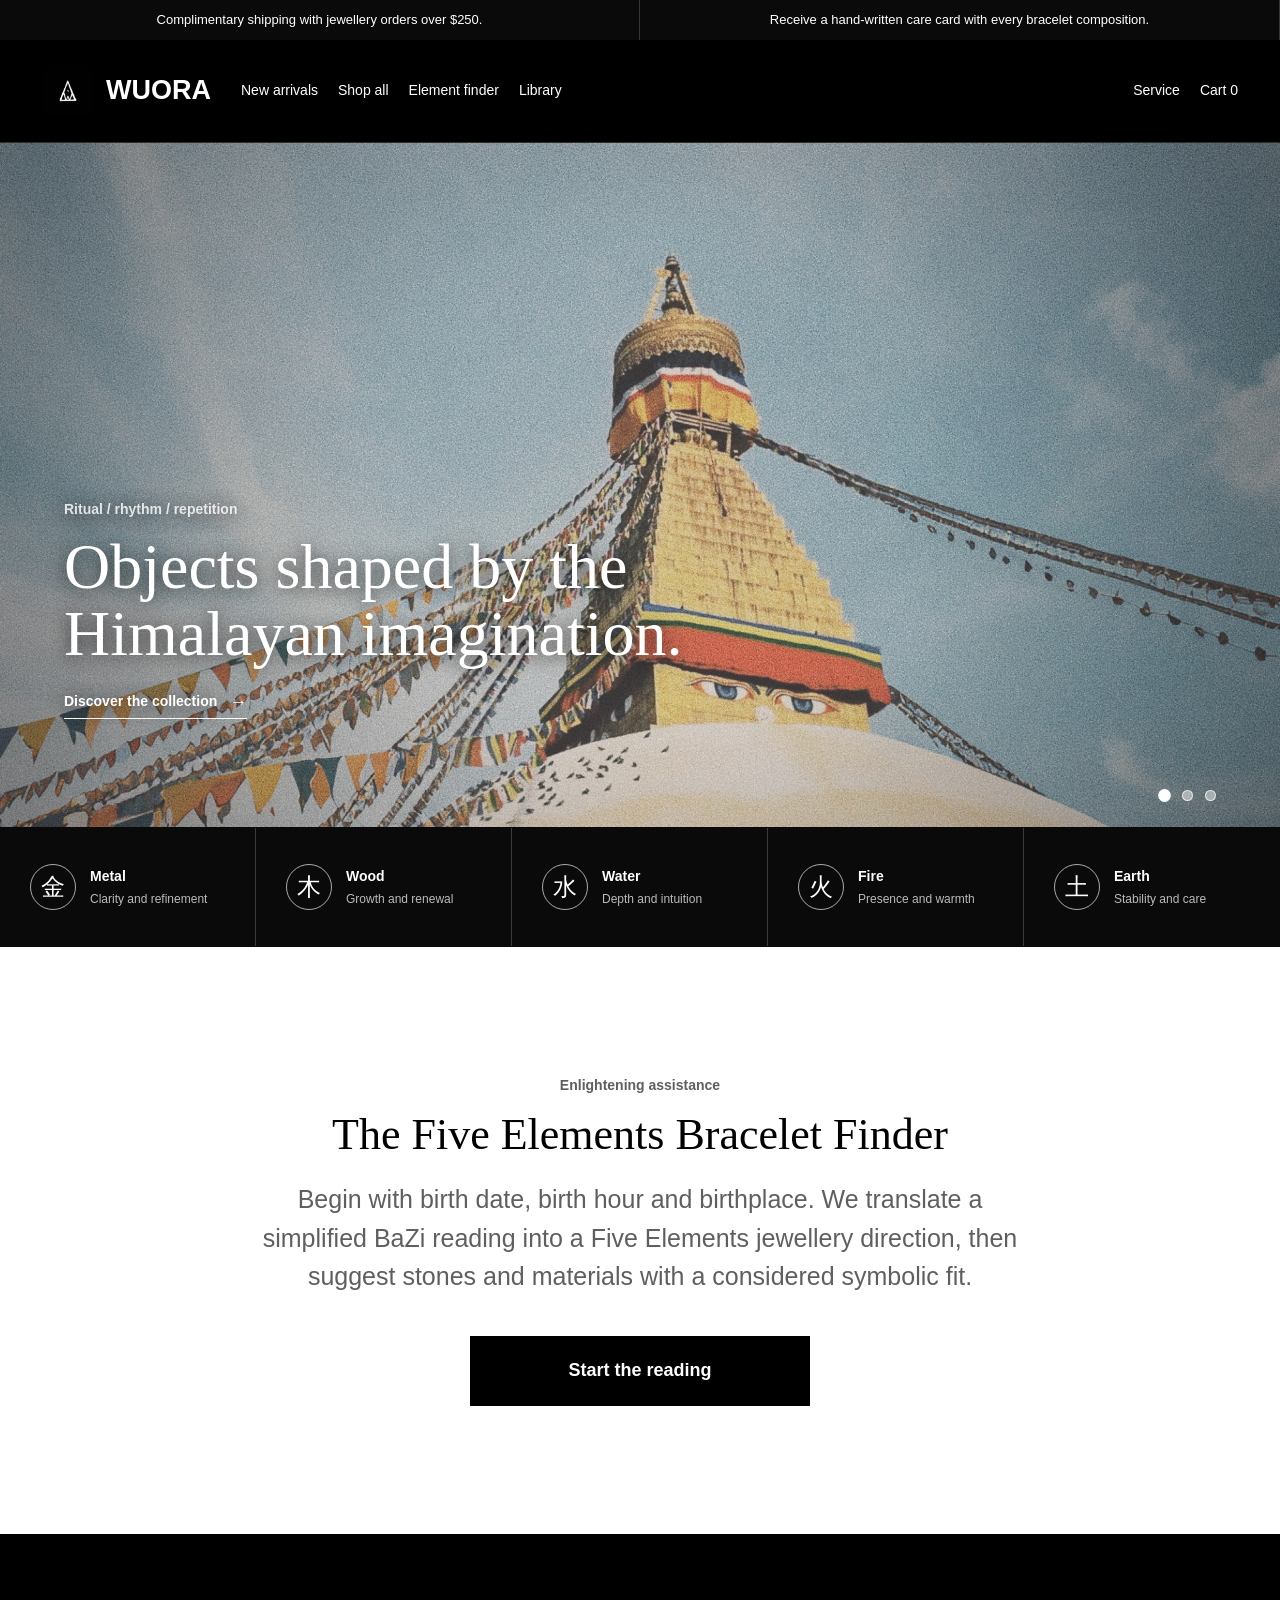
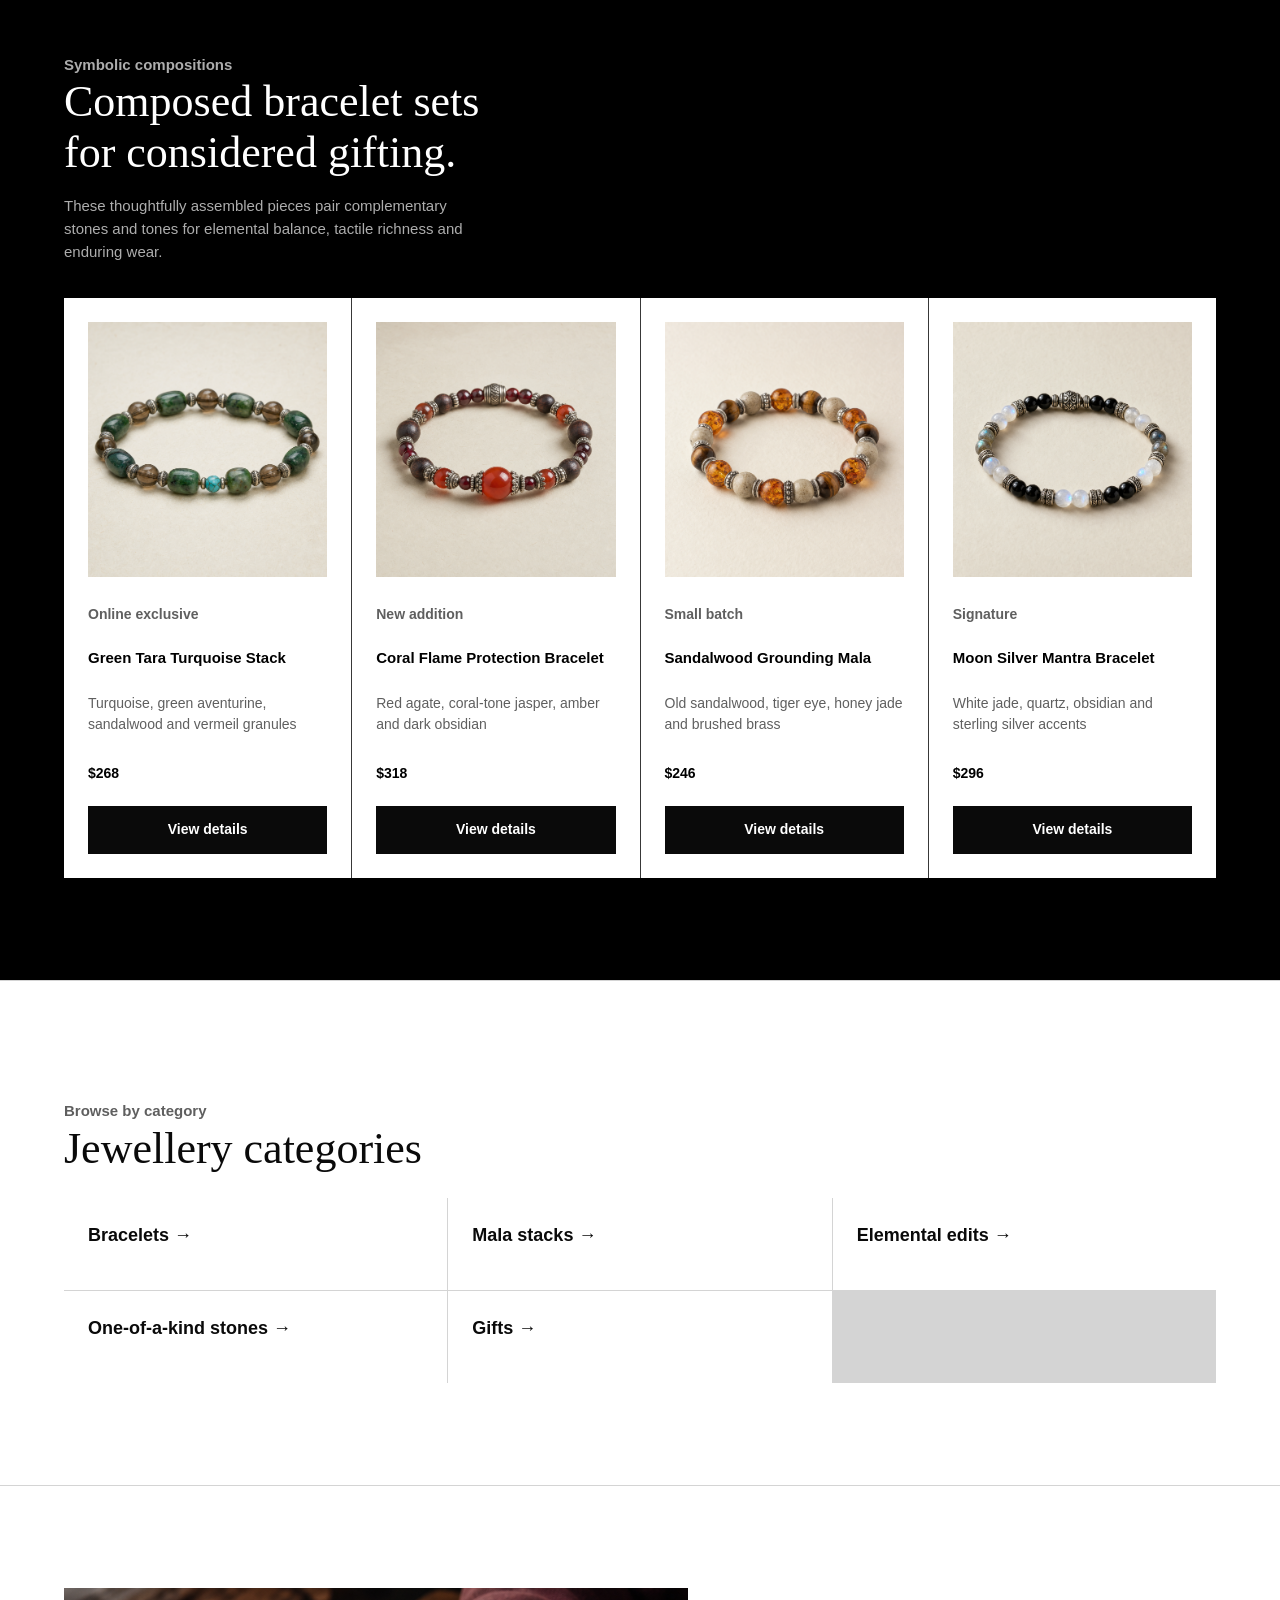
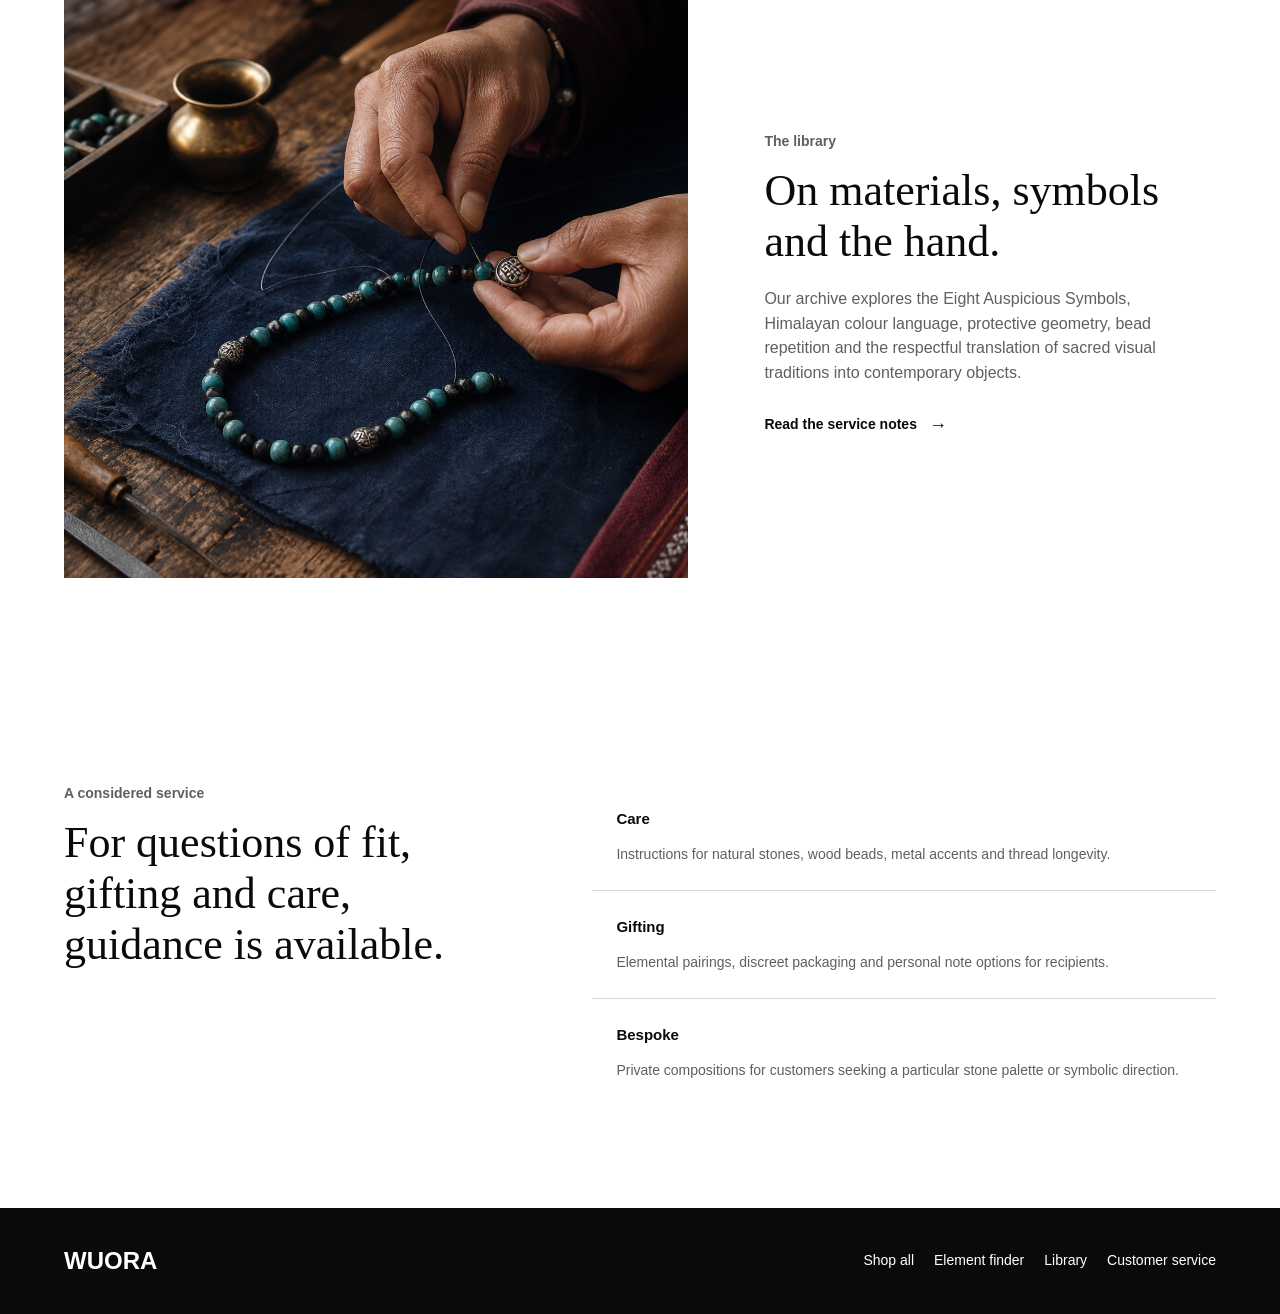
<file: index.html>
<!doctype html>
<html lang="en">
  <head>
    <meta charset="UTF-8" />
    <meta name="viewport" content="width=device-width, initial-scale=1.0" />
    <title>WUORA | Tibetan-Inspired Jewellery</title>
    <meta name="description" content="Tibetan-inspired jewellery, elemental bracelet sets and a birthday Five Elements finder." />
    <link rel="stylesheet" href="styles.css" />
  </head>
  <body>
    <div class="notice-stack">
      <p>Complimentary shipping with jewellery orders over $250.</p>
      <p>Receive a hand-written care card with every bracelet composition.</p>
    </div>

    <header class="site-header">
      <a class="brand" href="#top" aria-label="WUORA home"><img class="brand-logo" src="assets/wuora-logo.jpg" alt="" />WUORA</a>
      <nav class="main-nav" aria-label="Primary navigation">
        <a href="#collections">New arrivals</a>
        <a href="shop-all.html">Shop all</a>
        <a href="bazi-reading.html">Element finder</a>
        <a href="#library">Library</a>
      </nav>
      <nav class="utility-nav" aria-label="Utility navigation">
        <a href="policies.html">Service</a>
        <a href="#collections">Cart 0</a>
      </nav>
    </header>

    <main id="top">
      <section class="hero" aria-label="Himalayan image gallery">
        <div class="hero-gallery" id="hero-gallery">
          <figure class="hero-slide is-active" aria-hidden="false">
            <img src="assets/hero-film-stupa.jpg" alt="Film grain image of a Buddhist stupa with prayer flags beneath the sky" />
            <figcaption>
              <p class="meta">Ritual / rhythm / repetition</p>
              <h1>Objects shaped by the Himalayan imagination.</h1>
              <a class="text-link" href="#collections">Discover the collection</a>
            </figcaption>
          </figure>
          <figure class="hero-slide" aria-hidden="true">
            <img src="assets/hero-film-monastery.jpg" alt="Film grain image of red and gold Tibetan monastery architecture" />
            <figcaption>
              <p class="meta">Pattern / colour / devotion</p>
              <h2>Geometry carried from architecture into adornment.</h2>
              <a class="text-link" href="#library">Explore our design language</a>
            </figcaption>
          </figure>
          <figure class="hero-slide" aria-hidden="true">
            <img src="assets/hero-film-prayer-wheels.jpg" alt="Film grain image of Tibetan prayer wheels under a monastery roof" />
            <figcaption>
              <p class="meta">Prayer wheels / touch / devotion</p>
              <h2>Jewellery conceived as a daily object of presence.</h2>
              <a class="text-link" href="#guide">Find your element</a>
            </figcaption>
          </figure>
        </div>
        <div class="gallery-dots" aria-label="Choose gallery image">
          <button class="is-active" type="button" aria-label="Show image 1" aria-current="true"></button>
          <button type="button" aria-label="Show image 2" aria-current="false"></button>
          <button type="button" aria-label="Show image 3" aria-current="false"></button>
        </div>
      </section>

      <section class="symbol-band" aria-label="Five Elements design language">
        <article><span class="symbol">&#37329;</span><div><strong>Metal</strong><small>Clarity and refinement</small></div></article>
        <article><span class="symbol">&#26408;</span><div><strong>Wood</strong><small>Growth and renewal</small></div></article>
        <article><span class="symbol">&#27700;</span><div><strong>Water</strong><small>Depth and intuition</small></div></article>
        <article><span class="symbol">&#28779;</span><div><strong>Fire</strong><small>Presence and warmth</small></div></article>
        <article><span class="symbol">&#22303;</span><div><strong>Earth</strong><small>Stability and care</small></div></article>
      </section>

<section class="finder-panel aesop-panel" id="guide">
        <div class="panel-copy">
          <p class="meta">Enlightening assistance</p>
          <h2>The Five Elements Bracelet Finder</h2>
          <p>
            Begin with birth date, birth hour and birthplace. We translate a
            simplified BaZi reading into a Five Elements jewellery direction,
            then suggest stones and materials with a considered symbolic fit.
          </p>
          <a class="start-reading" href="bazi-reading.html">Start the reading</a>
        </div>
      </section>

      <section class="product-section" id="collections">
        <div class="section-intro">
          <p class="meta">Symbolic compositions</p>
          <h2>Composed bracelet sets for considered gifting.</h2>
          <p>
            These thoughtfully assembled pieces pair complementary stones and
            tones for elemental balance, tactile richness and enduring wear.
          </p>
        </div>
        <div class="product-grid">
          <article class="product-card">
            <a href="product.html?product=green-tara-turquoise-stack"><img class="product-visual" src="assets/bracelet-verdant.png" alt="Green jade, smoky quartz and turquoise bracelet" /></a>
            <p class="badge">Online exclusive</p>
            <h3><a href="product.html?product=green-tara-turquoise-stack">Green Tara Turquoise Stack</a></h3>
            <p>Turquoise, green aventurine, sandalwood and vermeil granules</p>
            <strong>$268</strong>
            <a class="card-action" href="product.html?product=green-tara-turquoise-stack">View details</a>
          </article>
          <article class="product-card">
            <a href="product.html?product=coral-flame-protection-bracelet"><img class="product-visual" src="assets/bracelet-ember.png" alt="Carnelian, garnet and dark rosewood bracelet" /></a>
            <p class="badge">New addition</p>
            <h3><a href="product.html?product=coral-flame-protection-bracelet">Coral Flame Protection Bracelet</a></h3>
            <p>Red agate, coral-tone jasper, amber and dark obsidian</p>
            <strong>$318</strong>
            <a class="card-action" href="product.html?product=coral-flame-protection-bracelet">View details</a>
          </article>
          <article class="product-card">
            <a href="product.html?product=sandalwood-grounding-mala"><img class="product-visual" src="assets/bracelet-earth.png" alt="Amber, tiger eye and pale stone bracelet" /></a>
            <p class="badge">Small batch</p>
            <h3><a href="product.html?product=sandalwood-grounding-mala">Sandalwood Grounding Mala</a></h3>
            <p>Old sandalwood, tiger eye, honey jade and brushed brass</p>
            <strong>$246</strong>
            <a class="card-action" href="product.html?product=sandalwood-grounding-mala">View details</a>
          </article>
          <article class="product-card">
            <a href="product.html?product=moon-silver-mantra-bracelet"><img class="product-visual" src="assets/bracelet-lunar.png" alt="Moonstone, obsidian and labradorite bracelet" /></a>
            <p class="badge">Signature</p>
            <h3><a href="product.html?product=moon-silver-mantra-bracelet">Moon Silver Mantra Bracelet</a></h3>
            <p>White jade, quartz, obsidian and sterling silver accents</p>
            <strong>$296</strong>
            <a class="card-action" href="product.html?product=moon-silver-mantra-bracelet">View details</a>
          </article>
        </div>
      </section>

      <section class="browse" id="bracelets">
        <div class="section-intro compact">
          <p class="meta">Browse by category</p>
          <h2>Jewellery categories</h2>
        </div>
        <div class="category-grid">
          <a href="#collections">Bracelets</a>
          <a href="#collections">Mala stacks</a>
          <a href="#collections">Elemental edits</a>
          <a href="#collections">One-of-a-kind stones</a>
          <a href="#collections">Gifts</a>
        </div>
      </section>

      <section class="story-panel aesop-panel" id="library">
        <div class="panel-visual story-visual" role="img" aria-label="Artisan threading turquoise beads and an endless-knot silver spacer"></div>
        <div class="panel-copy">
          <p class="meta">The library</p>
          <h2>On materials, symbols and the hand.</h2>
          <p>
            Our archive explores the Eight Auspicious Symbols, Himalayan colour
            language, protective geometry, bead repetition and the respectful
            translation of sacred visual traditions into contemporary objects.
          </p>
          <a class="text-link" href="policies.html">Read the service notes</a>
        </div>
      </section>

      <section class="service-panel" id="service">
        <div>
          <p class="meta">A considered service</p>
          <h2>For questions of fit, gifting and care, guidance is available.</h2>
        </div>
        <div class="service-grid">
          <article>
            <h3>Care</h3>
            <p>Instructions for natural stones, wood beads, metal accents and thread longevity.</p>
          </article>
          <article>
            <h3>Gifting</h3>
            <p>Elemental pairings, discreet packaging and personal note options for recipients.</p>
          </article>
          <article>
            <h3>Bespoke</h3>
            <p>Private compositions for customers seeking a particular stone palette or symbolic direction.</p>
          </article>
        </div>
      </section>

    </main>

    <footer>
      <span>WUORA</span>
      <nav>
        <a href="shop-all.html">Shop all</a>
        <a href="bazi-reading.html">Element finder</a>
        <a href="#library">Library</a>
        <a href="policies.html">Customer service</a>
      </nav>
    </footer>

    <script src="script.js"></script>
  </body>
</html>
</file>
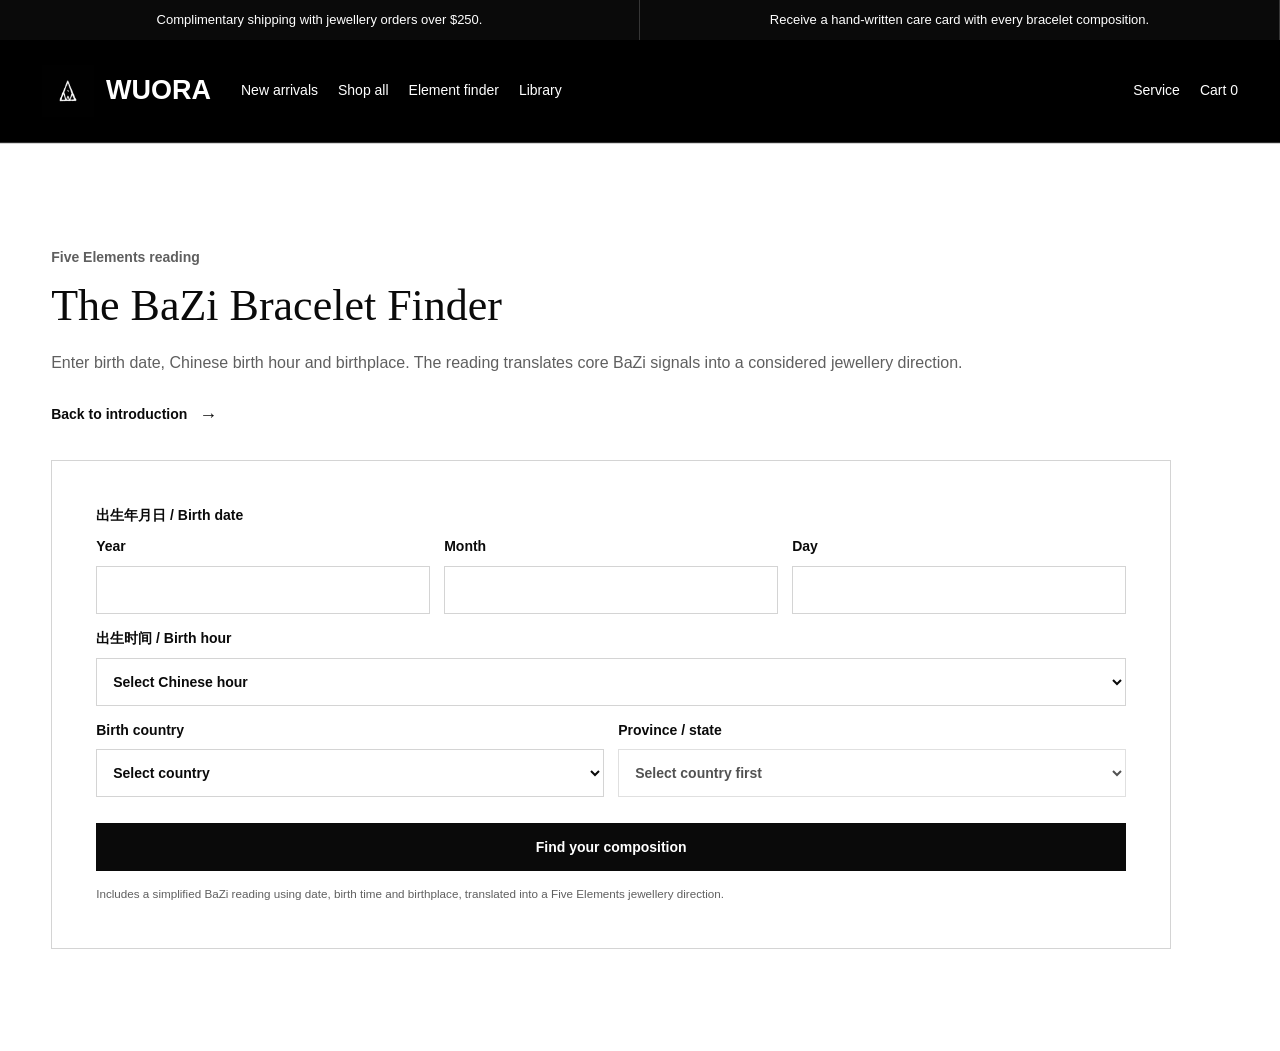
<file: bazi-reading.html>
<!doctype html>
<html lang="en">
  <head>
    <meta charset="UTF-8" />
    <meta name="viewport" content="width=device-width, initial-scale=1.0" />
    <title>BaZi Bracelet Finder | WUORA</title>
    <meta name="description" content="A simplified BaZi and Five Elements bracelet finder for Tibetan-inspired jewellery." />
    <link rel="stylesheet" href="styles.css" />
  </head>
  <body>
    <div class="notice-stack">
      <p>Complimentary shipping with jewellery orders over $250.</p>
      <p>Receive a hand-written care card with every bracelet composition.</p>
    </div>

    <header class="site-header">
      <a class="brand" href="index.html#top" aria-label="WUORA home"><img class="brand-logo" src="assets/wuora-logo.jpg" alt="" />WUORA</a>
      <nav class="main-nav" aria-label="Primary navigation">
        <a href="index.html#collections">New arrivals</a>
        <a href="shop-all.html">Shop all</a>
        <a href="bazi-reading.html" aria-current="page">Element finder</a>
        <a href="index.html#library">Library</a>
      </nav>
      <nav class="utility-nav" aria-label="Utility navigation">
        <a href="policies.html">Service</a>
        <a href="index.html#collections">Cart 0</a>
      </nav>
    </header>

    <main class="reading-page">
      <section class="reading-hero aesop-panel">
        <div class="panel-copy">
          <p class="meta">Five Elements reading</p>
          <h1>The BaZi Bracelet Finder</h1>
          <p>
            Enter birth date, Chinese birth hour and birthplace. The reading
            translates core BaZi signals into a considered jewellery direction.
          </p>
          <a class="text-link" href="index.html#guide">Back to introduction</a>
        </div>
        <div class="finder-card" id="finder-card">
          <form id="element-form">
            <div class="form-grid">
              <fieldset class="date-fields">
                <legend>&#20986;&#29983;&#24180;&#26376;&#26085; / Birth date</legend>
                <label for="birth-year">Year
                  <input id="birth-year" name="birthYear" type="number" inputmode="numeric" min="1900" max="2100" required />
                </label>
                <label for="birth-month">Month
                  <input id="birth-month" name="birthMonth" type="number" inputmode="numeric" min="1" max="12" required />
                </label>
                <label for="birth-day">Day
                  <input id="birth-day" name="birthDay" type="number" inputmode="numeric" min="1" max="31" required />
                </label>
              </fieldset>
              <label for="birthtime">&#20986;&#29983;&#26102;&#38388; / Birth hour
                <select id="birthtime" name="birthtime" required>
                  <option value="">Select Chinese hour</option>
                  <option value="unknown">Unknown birth hour</option>
                  <option value="00:00">&#23376;&#26102; Zi / 23:00-00:59</option>
                  <option value="02:00">&#19985;&#26102; Chou / 01:00-02:59</option>
                  <option value="04:00">&#23493;&#26102; Yin / 03:00-04:59</option>
                  <option value="06:00">&#21359;&#26102; Mao / 05:00-06:59</option>
                  <option value="08:00">&#36784;&#26102; Chen / 07:00-08:59</option>
                  <option value="10:00">&#24051;&#26102; Si / 09:00-10:59</option>
                  <option value="12:00">&#21320;&#26102; Wu / 11:00-12:59</option>
                  <option value="14:00">&#26410;&#26102; Wei / 13:00-14:59</option>
                  <option value="16:00">&#30003;&#26102; Shen / 15:00-16:59</option>
                  <option value="18:00">&#37221;&#26102; You / 17:00-18:59</option>
                  <option value="20:00">&#25100;&#26102; Xu / 19:00-20:59</option>
                  <option value="22:00">&#20133;&#26102; Hai / 21:00-22:59</option>
                </select>
              </label>
              <div class="location-row">
                <label for="birth-country">Birth country
                  <select id="birth-country" name="birthCountry" required>
                    <option value="">Select country</option>
                  </select>
                </label>
                <label for="birth-region">Province / state
                  <select id="birth-region" name="birthRegion" required disabled>
                    <option value="">Select country first</option>
                  </select>
                </label>
              </div>
            </div>
            <div class="input-row submit-row">
              <button type="submit">Find your composition</button>
            </div>
            <small>Includes a simplified BaZi reading using date, birth time and birthplace, translated into a Five Elements jewellery direction.</small>
          </form>
          <article id="result" hidden>
            <p id="result-kicker"></p>
            <h3 id="result-title"></h3>
            <p id="result-copy"></p>
            <div class="bazi-summary" aria-label="Core BaZi reading">
              <div class="bazi-pillars">
                <span><small>Year pillar</small><b id="bazi-year"></b></span>
                <span><small>Month pillar</small><b id="bazi-month"></b></span>
                <span><small>Day pillar</small><b id="bazi-day"></b></span>
                <span><small>Hour pillar</small><b id="bazi-hour"></b></span>
              </div>
              <div class="god-panels" id="god-panels" aria-label="Useful God and Favourable God"></div>
              <p class="bazi-note" id="bazi-note"></p>
              <div class="bazi-detail">
                <article>
                  <strong>Pattern and strength / &#26684;&#23616;&#19982;&#36523;&#24378;&#24369;</strong>
                  <p id="bazi-pattern"></p>
                </article>
                <article>
                  <strong>Five Elements cycle / &#20116;&#34892;&#29983;&#20811;</strong>
                  <div class="element-cycle-visual" role="img" aria-label="Five Elements generating and controlling cycle">
                    <svg viewBox="0 0 420 320" aria-hidden="true">
                      <defs>
                        <marker id="arrow-main" markerWidth="8" markerHeight="8" refX="7" refY="4" orient="auto">
                          <path d="M0,0 L8,4 L0,8 Z"></path>
                        </marker>
                      </defs>
                      <path class="cycle-generate" d="M210 46 L328 132 L283 270 L137 270 L92 132 Z"></path>
                      <path class="cycle-control" d="M210 46 L283 270 L92 132 L328 132 L137 270 Z"></path>
                      <g>
                        <circle cx="210" cy="46" r="34"></circle>
                        <text x="210" y="40">Wood</text>
                        <text x="210" y="60">&#26408;</text>
                      </g>
                      <g>
                        <circle cx="328" cy="132" r="34"></circle>
                        <text x="328" y="126">Fire</text>
                        <text x="328" y="146">&#28779;</text>
                      </g>
                      <g>
                        <circle cx="283" cy="270" r="34"></circle>
                        <text x="283" y="264">Earth</text>
                        <text x="283" y="284">&#22303;</text>
                      </g>
                      <g>
                        <circle cx="137" cy="270" r="34"></circle>
                        <text x="137" y="264">Metal</text>
                        <text x="137" y="284">&#37329;</text>
                      </g>
                      <g>
                        <circle cx="92" cy="132" r="34"></circle>
                        <text x="92" y="126">Water</text>
                        <text x="92" y="146">&#27700;</text>
                      </g>
                    </svg>
                  </div>
                  <p id="element-cycle-copy"></p>
                </article>
                <article>
                  <strong>Element balance / &#20116;&#34892;&#21344;&#27604;</strong>
                  <div class="ratio-bars" id="element-bars"></div>
                  <div class="element-meanings" id="element-meanings"></div>
                  <p class="bazi-summary-line" id="bazi-strength-summary"></p>
                </article>
                <article>
                  <strong>Ten Gods ratio / &#21313;&#31070;&#21344;&#27604;</strong>
                  <div class="ratio-bars" id="ten-god-bars"></div>
                  <p id="ten-god-copy"></p>
                </article>
              </div>
              <div class="bazi-grid">
                <article><strong>Day Master / &#26085;&#20027;</strong><p id="bazi-personality"></p></article>
                <article><strong>Month Command / &#26376;&#20196;</strong><p id="bazi-money"></p></article>
                <article><strong>Structure / &#26684;&#23616;</strong><p id="bazi-love"></p></article>
                <article><strong>Wealth and Work / &#36130;&#23500;&#20107;&#19994;</strong><p id="bazi-wealth"></p></article>
                <article><strong>Relationship Tone / &#20851;&#31995;&#20542;&#21521;</strong><p id="bazi-career"></p></article>
                <article><strong>Health Rhythm / &#20581;&#24247;&#20316;&#24687;</strong><p id="bazi-health"></p></article>
              </div>
            </div>
            <div class="recommendation">
              <div id="result-visual" class="product-visual"></div>
              <div>
                <span id="result-materials"></span>
                <a id="result-product-link" href="shop-all.html">View recommended piece</a>
              </div>
            </div>
          </article>
        </div>
      </section>
    </main>

    <script src="assets/lunar.js"></script>
    <script src="script.js"></script>
  </body>
</html>
</file>
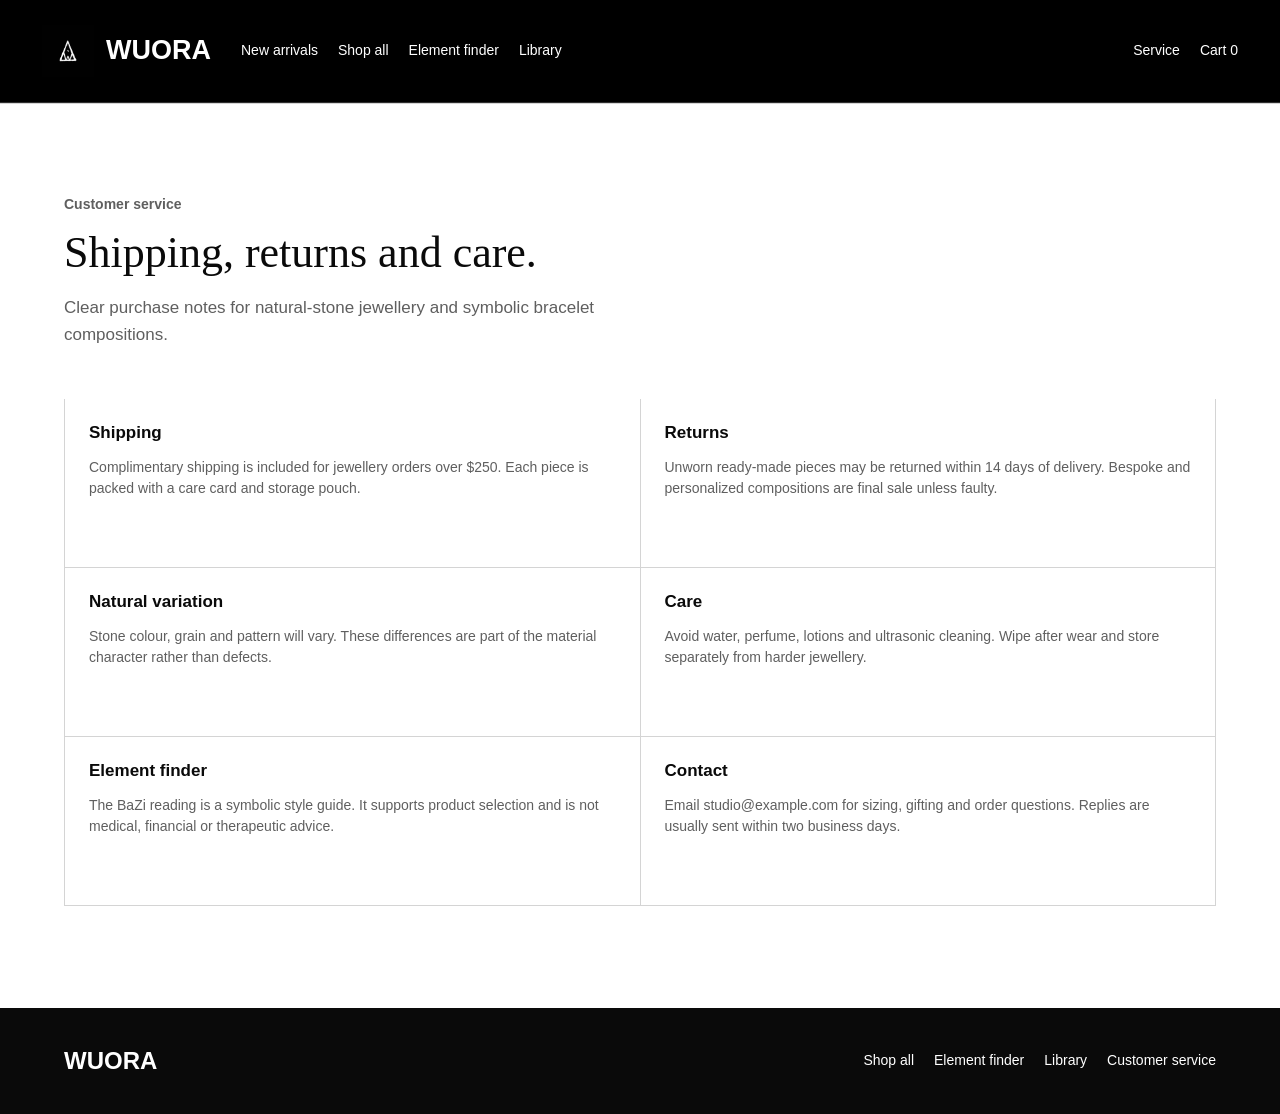
<file: policies.html>
<!doctype html>
<html lang="en">
  <head>
    <meta charset="UTF-8" />
    <meta name="viewport" content="width=device-width, initial-scale=1.0" />
    <title>Customer service | WUORA</title>
    <meta name="description" content="Shipping, returns, care, contact and FAQ for WUORA jewellery." />
    <link rel="stylesheet" href="styles.css" />
  </head>
  <body>
    <header class="site-header">
      <a class="brand" href="index.html#top" aria-label="WUORA home"><img class="brand-logo" src="assets/wuora-logo.jpg" alt="" />WUORA</a>
      <nav class="main-nav" aria-label="Primary navigation">
        <a href="index.html#collections">New arrivals</a>
        <a href="shop-all.html">Shop all</a>
        <a href="bazi-reading.html">Element finder</a>
        <a href="index.html#library">Library</a>
      </nav>
      <nav class="utility-nav" aria-label="Utility navigation">
        <a href="policies.html" aria-current="page">Service</a>
        <a href="shop-all.html">Cart 0</a>
      </nav>
    </header>

    <main class="policy-page">
      <section class="policy-heading">
        <p class="meta">Customer service</p>
        <h1>Shipping, returns and care.</h1>
        <p>Clear purchase notes for natural-stone jewellery and symbolic bracelet compositions.</p>
      </section>
      <section class="policy-grid">
        <article>
          <h2>Shipping</h2>
          <p>Complimentary shipping is included for jewellery orders over $250. Each piece is packed with a care card and storage pouch.</p>
        </article>
        <article>
          <h2>Returns</h2>
          <p>Unworn ready-made pieces may be returned within 14 days of delivery. Bespoke and personalized compositions are final sale unless faulty.</p>
        </article>
        <article>
          <h2>Natural variation</h2>
          <p>Stone colour, grain and pattern will vary. These differences are part of the material character rather than defects.</p>
        </article>
        <article>
          <h2>Care</h2>
          <p>Avoid water, perfume, lotions and ultrasonic cleaning. Wipe after wear and store separately from harder jewellery.</p>
        </article>
        <article>
          <h2>Element finder</h2>
          <p>The BaZi reading is a symbolic style guide. It supports product selection and is not medical, financial or therapeutic advice.</p>
        </article>
        <article>
          <h2>Contact</h2>
          <p>Email studio@example.com for sizing, gifting and order questions. Replies are usually sent within two business days.</p>
        </article>
      </section>
    </main>

    <footer>
      <span>WUORA</span>
      <nav>
        <a href="shop-all.html">Shop all</a>
        <a href="bazi-reading.html">Element finder</a>
        <a href="index.html#library">Library</a>
        <a href="policies.html">Customer service</a>
      </nav>
    </footer>
  </body>
</html>
</file>
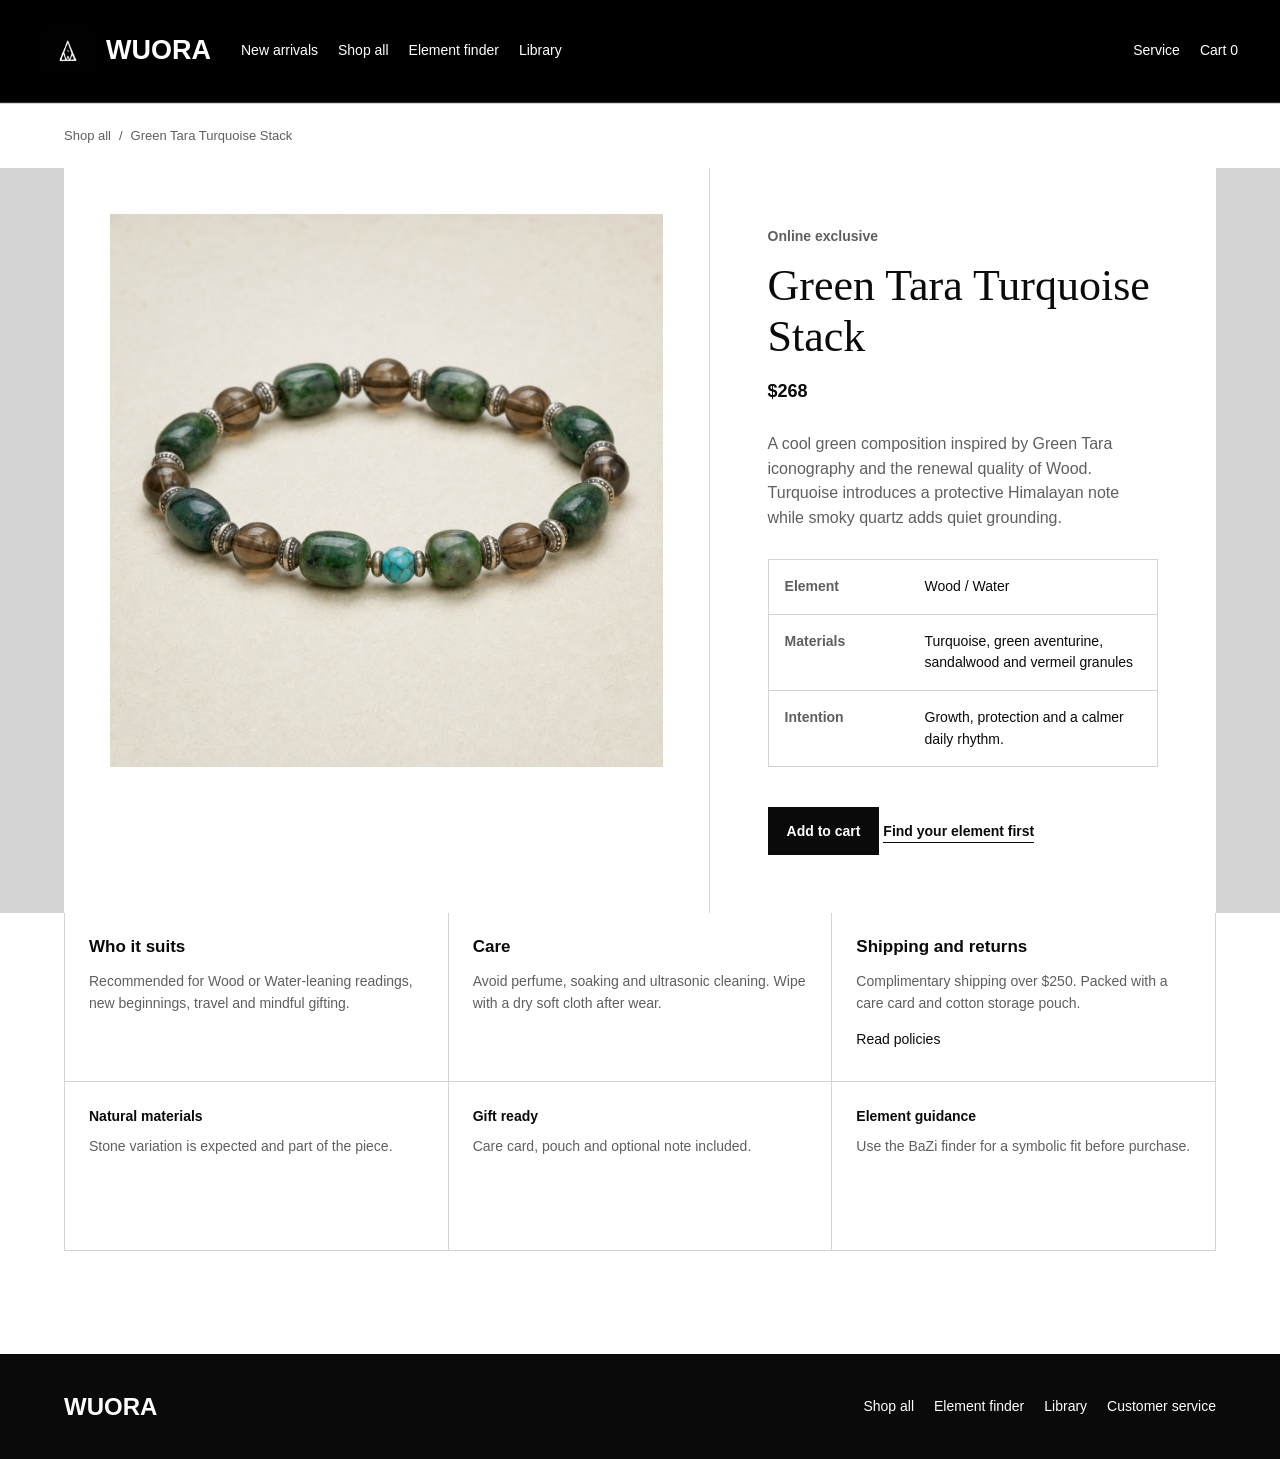
<file: product.html>
<!doctype html>
<html lang="en">
  <head>
    <meta charset="UTF-8" />
    <meta name="viewport" content="width=device-width, initial-scale=1.0" />
    <title>Product | WUORA</title>
    <meta name="description" content="A WUORA bracelet detail page with materials, Five Elements direction, care and shipping notes." />
    <link rel="stylesheet" href="styles.css" />
  </head>
  <body>
    <header class="site-header">
      <a class="brand" href="index.html#top" aria-label="WUORA home"><img class="brand-logo" src="assets/wuora-logo.jpg" alt="" />WUORA</a>
      <nav class="main-nav" aria-label="Primary navigation">
        <a href="index.html#collections">New arrivals</a>
        <a href="shop-all.html">Shop all</a>
        <a href="bazi-reading.html">Element finder</a>
        <a href="index.html#library">Library</a>
      </nav>
      <nav class="utility-nav" aria-label="Utility navigation">
        <a href="policies.html">Service</a>
        <a href="shop-all.html">Cart 0</a>
      </nav>
    </header>

    <main class="product-page">
      <nav class="breadcrumb" aria-label="Breadcrumb">
        <a href="shop-all.html">Shop all</a>
        <span>/</span>
        <span id="product-breadcrumb">Bracelet</span>
      </nav>

      <section class="product-detail">
        <div class="product-media">
          <img id="product-image" src="assets/bracelet-verdant.png" alt="" />
        </div>
        <div class="product-info">
          <p class="badge" id="product-badge"></p>
          <h1 id="product-name"></h1>
          <p class="product-price" id="product-price"></p>
          <p class="product-story" id="product-story"></p>
          <dl class="product-specs">
            <div><dt>Element</dt><dd id="product-element"></dd></div>
            <div><dt>Materials</dt><dd id="product-materials"></dd></div>
            <div><dt>Intention</dt><dd id="product-intention"></dd></div>
          </dl>
          <button class="primary-action" type="button">Add to cart</button>
          <a class="secondary-action" href="bazi-reading.html">Find your element first</a>
        </div>
      </section>

      <section class="product-support">
        <article>
          <h2>Who it suits</h2>
          <p id="product-fit"></p>
        </article>
        <article>
          <h2>Care</h2>
          <p id="product-care"></p>
        </article>
        <article>
          <h2>Shipping and returns</h2>
          <p id="product-shipping"></p>
          <a href="policies.html">Read policies</a>
        </article>
      </section>

      <section class="trust-panel" aria-label="Purchase confidence">
        <article><strong>Natural materials</strong><span>Stone variation is expected and part of the piece.</span></article>
        <article><strong>Gift ready</strong><span>Care card, pouch and optional note included.</span></article>
        <article><strong>Element guidance</strong><span>Use the BaZi finder for a symbolic fit before purchase.</span></article>
      </section>
    </main>

    <footer>
      <span>WUORA</span>
      <nav>
        <a href="shop-all.html">Shop all</a>
        <a href="bazi-reading.html">Element finder</a>
        <a href="index.html#library">Library</a>
        <a href="policies.html">Customer service</a>
      </nav>
    </footer>

    <script src="script.js"></script>
  </body>
</html>
</file>
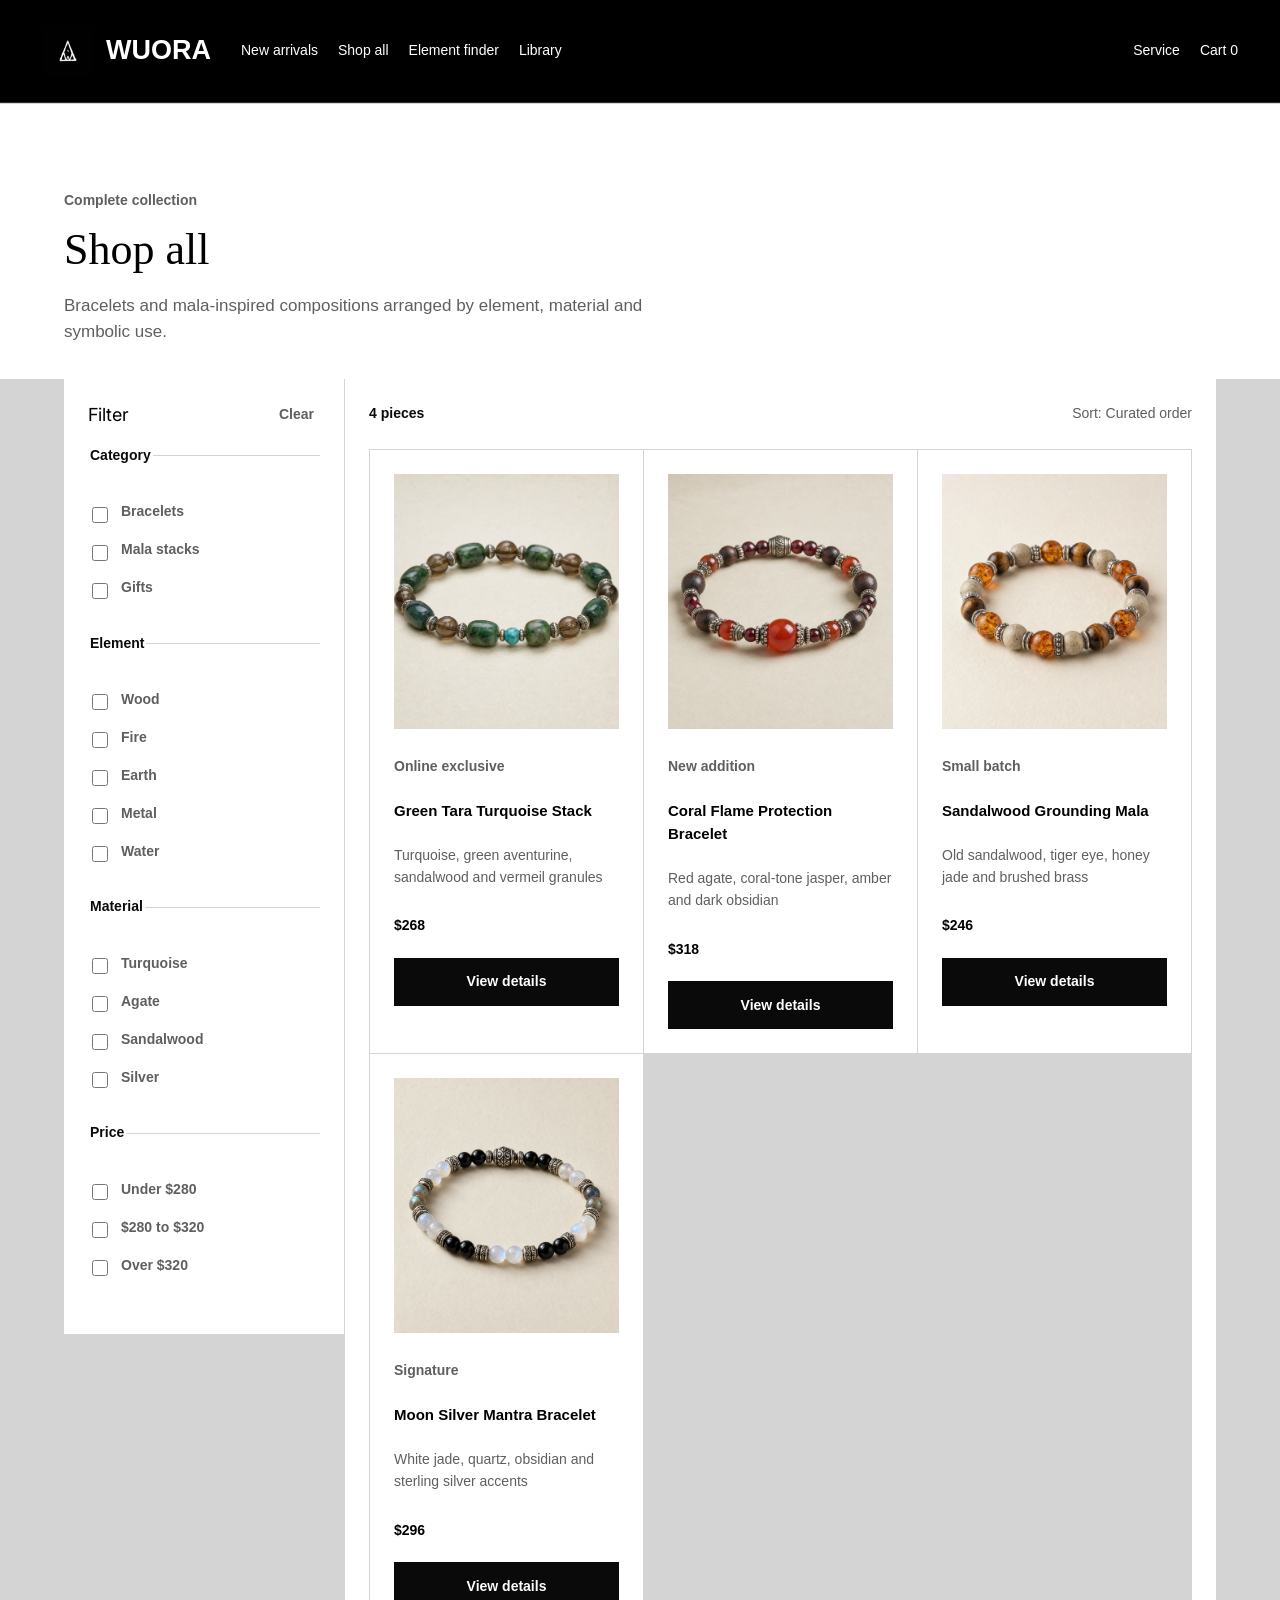
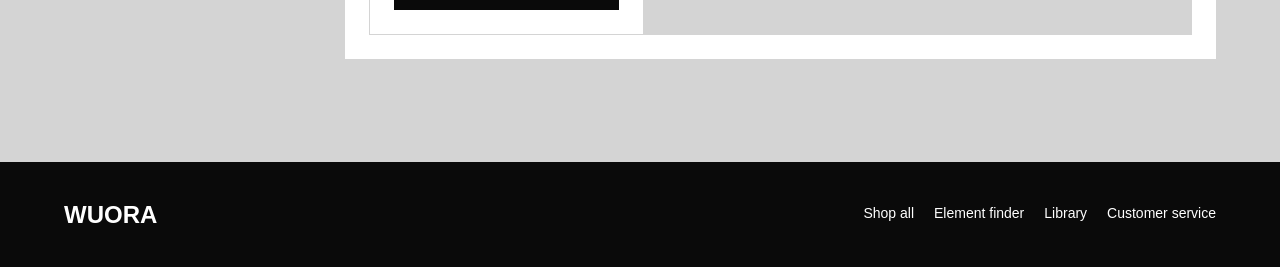
<file: shop-all.html>
<!DOCTYPE html>
<html lang="en">
  <head>
    <meta charset="UTF-8" />
    <meta name="viewport" content="width=device-width, initial-scale=1.0" />
    <title>Shop all | WUORA</title>
    <link rel="preconnect" href="https://fonts.googleapis.com" />
    <link rel="preconnect" href="https://fonts.gstatic.com" crossorigin />
    <link href="https://fonts.googleapis.com/css2?family=Inter:wght@400;500;700&family=Playfair+Display:wght@500;600&display=swap" rel="stylesheet" />
    <link rel="stylesheet" href="styles.css" />
  </head>
  <body>
    <header class="site-header">
      <a class="brand" href="index.html#top" aria-label="WUORA home"><img class="brand-logo" src="assets/wuora-logo.jpg" alt="" />WUORA</a>
      <nav class="main-nav" aria-label="Primary navigation">
        <a href="index.html#collections">New arrivals</a>
        <a href="shop-all.html" aria-current="page">Shop all</a>
        <a href="bazi-reading.html">Element finder</a>
        <a href="index.html#library">Library</a>
      </nav>
      <nav class="utility-nav" aria-label="Utility navigation">
        <a href="policies.html">Service</a>
        <a href="shop-all.html">Cart 0</a>
      </nav>
    </header>

    <main class="shop-page">
      <section class="shop-heading">
        <p class="meta">Complete collection</p>
        <h1>Shop all</h1>
        <p>Bracelets and mala-inspired compositions arranged by element, material and symbolic use.</p>
      </section>

      <section class="shop-layout" aria-label="Shop all products">
        <aside class="shop-filter" aria-label="Product filters">
          <div class="filter-header">
            <h2>Filter</h2>
            <button type="button" id="clear-filters">Clear</button>
          </div>
          <fieldset>
            <legend>Category</legend>
            <label><input type="checkbox" name="category" value="bracelet" /> Bracelets</label>
            <label><input type="checkbox" name="category" value="mala" /> Mala stacks</label>
            <label><input type="checkbox" name="category" value="gift" /> Gifts</label>
          </fieldset>
          <fieldset>
            <legend>Element</legend>
            <label><input type="checkbox" name="element" value="wood" /> Wood</label>
            <label><input type="checkbox" name="element" value="fire" /> Fire</label>
            <label><input type="checkbox" name="element" value="earth" /> Earth</label>
            <label><input type="checkbox" name="element" value="metal" /> Metal</label>
            <label><input type="checkbox" name="element" value="water" /> Water</label>
          </fieldset>
          <fieldset>
            <legend>Material</legend>
            <label><input type="checkbox" name="material" value="turquoise" /> Turquoise</label>
            <label><input type="checkbox" name="material" value="agate" /> Agate</label>
            <label><input type="checkbox" name="material" value="sandalwood" /> Sandalwood</label>
            <label><input type="checkbox" name="material" value="silver" /> Silver</label>
          </fieldset>
          <fieldset>
            <legend>Price</legend>
            <label><input type="checkbox" name="price" value="under-280" /> Under $280</label>
            <label><input type="checkbox" name="price" value="280-320" /> $280 to $320</label>
            <label><input type="checkbox" name="price" value="over-320" /> Over $320</label>
          </fieldset>
        </aside>

        <div class="shop-results">
          <div class="shop-results-bar">
            <p><span id="product-count">4</span> pieces</p>
            <span>Sort: Curated order</span>
          </div>
          <div class="shop-product-grid" id="shop-products">
            <article class="product-card shop-product" data-category="bracelet gift" data-element="wood water" data-material="turquoise" data-price="under-280">
              <a href="product.html?product=green-tara-turquoise-stack"><img class="product-visual" src="assets/bracelet-verdant.png" alt="Green jade, smoky quartz and turquoise bracelet" /></a>
              <p class="badge">Online exclusive</p>
              <h3><a href="product.html?product=green-tara-turquoise-stack">Green Tara Turquoise Stack</a></h3>
              <p>Turquoise, green aventurine, sandalwood and vermeil granules</p>
              <strong>$268</strong>
              <a class="card-action" href="product.html?product=green-tara-turquoise-stack">View details</a>
            </article>
            <article class="product-card shop-product" data-category="bracelet gift" data-element="fire earth" data-material="agate" data-price="280-320">
              <a href="product.html?product=coral-flame-protection-bracelet"><img class="product-visual" src="assets/bracelet-ember.png" alt="Carnelian, garnet and dark rosewood bracelet" /></a>
              <p class="badge">New addition</p>
              <h3><a href="product.html?product=coral-flame-protection-bracelet">Coral Flame Protection Bracelet</a></h3>
              <p>Red agate, coral-tone jasper, amber and dark obsidian</p>
              <strong>$318</strong>
              <a class="card-action" href="product.html?product=coral-flame-protection-bracelet">View details</a>
            </article>
            <article class="product-card shop-product" data-category="mala bracelet" data-element="earth wood" data-material="sandalwood" data-price="under-280">
              <a href="product.html?product=sandalwood-grounding-mala"><img class="product-visual" src="assets/bracelet-earth.png" alt="Amber, tiger eye and pale stone bracelet" /></a>
              <p class="badge">Small batch</p>
              <h3><a href="product.html?product=sandalwood-grounding-mala">Sandalwood Grounding Mala</a></h3>
              <p>Old sandalwood, tiger eye, honey jade and brushed brass</p>
              <strong>$246</strong>
              <a class="card-action" href="product.html?product=sandalwood-grounding-mala">View details</a>
            </article>
            <article class="product-card shop-product" data-category="bracelet gift" data-element="metal water" data-material="silver" data-price="280-320">
              <a href="product.html?product=moon-silver-mantra-bracelet"><img class="product-visual" src="assets/bracelet-lunar.png" alt="Moonstone, obsidian and labradorite bracelet" /></a>
              <p class="badge">Signature</p>
              <h3><a href="product.html?product=moon-silver-mantra-bracelet">Moon Silver Mantra Bracelet</a></h3>
              <p>White jade, quartz, obsidian and sterling silver accents</p>
              <strong>$296</strong>
              <a class="card-action" href="product.html?product=moon-silver-mantra-bracelet">View details</a>
            </article>
          </div>
          <p class="empty-results" id="empty-results" hidden>No pieces match these filters.</p>
        </div>
      </section>
    </main>

    <footer>
      <span>WUORA</span>
      <nav>
        <a href="shop-all.html">Shop all</a>
        <a href="bazi-reading.html">Element finder</a>
        <a href="index.html#library">Library</a>
        <a href="policies.html">Customer service</a>
      </nav>
    </footer>

    <script src="script.js"></script>
  </body>
</html>
</file>
<file: styles.css>
:root {
  --ink: #0a0a0a;
  --muted: #5f5f5f;
  --paper: #ffffff;
  --panel: #f2f2f2;
  --warm: #dedede;
  --line: #d4d4d4;
  --teal: #222222;
  --red: #0a0a0a;
  --amber: #ffffff;
  --indigo: #0a0a0a;
}

* { box-sizing: border-box; }
html { scroll-behavior: smooth; }
body {
  margin: 0;
  background: var(--paper);
  color: var(--ink);
  font-family: Arial, Helvetica, sans-serif;
  font-size: 14px;
  line-height: 1.55;
}
a { color: inherit; text-decoration: none; }

.notice-stack {
  display: grid;
  grid-template-columns: 1fr 1fr;
  background: var(--ink);
  color: var(--paper);
}
.notice-stack p {
  margin: 0;
  padding: 10px 18px;
  border-right: 1px solid rgba(255, 255, 255, 0.18);
  font-size: 13px;
  text-align: center;
}

.site-header {
  position: sticky;
  top: 0;
  z-index: 10;
  display: grid;
  grid-template-columns: auto 1fr auto;
  gap: 30px;
  align-items: center;
  padding: 25px clamp(18px, 4vw, 42px);
  background: #000000;
  color: #ffffff;
  border-bottom: 1px solid rgba(255, 255, 255, .18);
  backdrop-filter: blur(12px);
}
.brand {
  display: inline-flex;
  align-items: center;
  gap: 12px;
  color: #ffffff;
  font-size: 27px;
  font-weight: 700;
  letter-spacing: 0;
}
.brand-logo {
  width: 52px;
  height: 52px;
  object-fit: contain;
}
.main-nav,
.utility-nav,
footer nav {
  display: flex;
  gap: 20px;
  align-items: center;
  flex-wrap: wrap;
}
.main-nav a,
.utility-nav a,
footer a {
  font-size: 14px;
}
.utility-nav { justify-content: flex-end; }

.aesop-panel {
  display: grid;
  grid-template-columns: minmax(280px, 0.42fr) minmax(420px, 0.58fr);
  gap: clamp(28px, 6vw, 92px);
  align-items: center;
  padding: clamp(54px, 8vw, 112px) clamp(18px, 5vw, 80px);
}
.hero {
  position: relative;
  min-height: clamp(560px, 76vh, 820px);
  overflow: hidden;
  background: var(--ink);
}
.hero-gallery,
.hero-slide {
  position: absolute;
  inset: 0;
}
.hero-slide {
  margin: 0;
  opacity: 0;
  pointer-events: none;
  transition: opacity 520ms ease;
}
.hero-slide.is-active {
  z-index: 1;
  opacity: 1;
  pointer-events: auto;
}
.hero-slide img {
  width: 100%;
  height: 100%;
  object-fit: cover;
}
.hero-slide:first-child img { object-position: center 42%; }
.hero-slide figcaption {
  position: absolute;
  z-index: 2;
  left: clamp(20px, 5vw, 80px);
  bottom: clamp(64px, 9vw, 108px);
  max-width: min(620px, calc(100% - 40px));
  color: #ffffff;
  text-shadow: 0 2px 18px rgba(0, 0, 0, .72);
}
.hero-slide figcaption .meta { color: rgba(255, 255, 255, .82); }
.hero-slide figcaption h1,
.hero-slide figcaption h2 {
  font-size: clamp(34px, 5vw, 64px);
  line-height: 1.05;
}
.hero-slide figcaption .text-link {
  margin-top: 24px;
  padding-bottom: 5px;
  border-bottom: 1px solid currentColor;
}
.gallery-dots {
  position: absolute;
  z-index: 3;
  right: clamp(20px, 5vw, 80px);
  bottom: 26px;
  display: flex;
  gap: 12px;
}
.gallery-dots button {
  display: block;
  width: 11px;
  height: 11px;
  padding: 0;
  border: 1px solid rgba(255, 255, 255, .72);
  border-radius: 50%;
  background: rgba(255, 255, 255, .45);
  cursor: pointer;
  transition: background 220ms ease, border-color 220ms ease, transform 220ms ease;
}
.gallery-dots button.is-active {
  background: #ffffff;
  border-color: #ffffff;
  transform: scale(1.16);
}
.gallery-dots button:focus-visible {
  outline: 2px solid #ffffff;
  outline-offset: 4px;
}
.panel-copy {
  max-width: 430px;
}
.meta,
.badge {
  margin: 0 0 12px;
  color: var(--muted);
  font-size: 14px;
  font-weight: 700;
}
h1,
h2,
h3,
p {
  overflow-wrap: anywhere;
}
h1,
h2 {
  margin: 0;
  font-size: clamp(30px, 4vw, 44px);
  font-family: Georgia, "Times New Roman", serif;
  font-weight: 400;
  letter-spacing: 0;
  line-height: 1.16;
}
h3 {
  margin: 0;
  font-size: 15px;
  font-weight: 700;
}
.panel-copy p:not(.meta),
.section-intro p,
.product-card p,
.service-grid p,
small,
#result-copy,
#result-materials,
.bazi-note,
.bazi-detail p,
.bazi-grid p {
  color: var(--muted);
}
#result-copy:empty {
  display: none;
}
.god-panels {
  display: grid;
  grid-template-columns: repeat(2, minmax(0, 1fr));
  max-width: none;
  gap: 1px;
  margin-top: 24px;
  padding: 0;
  border: 1px solid var(--line);
  background: var(--line);
}
.god-panel {
  min-width: 0;
  padding: 26px 24px 28px;
  background: var(--paper);
}
.god-panel-label {
  display: block;
  color: var(--muted);
  font-size: 12px;
  font-weight: 700;
  letter-spacing: .08em;
  text-transform: uppercase;
}
.god-panel-element {
  display: block;
  margin: 14px 0 22px;
  color: var(--ink);
  font-family: Georgia, "Times New Roman", serif;
  font-size: clamp(38px, 5vw, 72px);
  font-weight: 400;
  line-height: 1;
  overflow-wrap: anywhere;
}
.god-panel p {
  margin: 0;
  font-size: 14px;
  line-height: 1.65;
}
.god-panel-definition {
  color: var(--ink);
  font-weight: 700;
}
.god-panel-chart {
  margin-top: 14px !important;
  padding-top: 14px;
  border-top: 1px solid var(--line);
  color: var(--muted);
}
.panel-copy p:not(.meta) {
  margin: 20px 0 28px;
  font-size: 16px;
}
.text-link {
  display: inline-flex;
  align-items: center;
  gap: 12px;
  font-weight: 700;
}
.text-link::after {
  content: "→";
  font-size: 18px;
  line-height: 1;
}

.panel-visual {
  min-height: 590px;
  background: var(--panel);
}
.symbol-band {
  display: grid;
  grid-template-columns: repeat(5, minmax(0, 1fr));
  border-top: 1px solid var(--ink);
  border-bottom: 1px solid var(--ink);
  background: var(--ink);
  color: var(--paper);
}
.symbol-band article {
  display: flex;
  align-items: center;
  gap: 14px;
  min-height: 118px;
  padding: 22px clamp(16px, 2.4vw, 30px);
  border-right: 1px solid rgba(255, 255, 255, .2);
}
.symbol-band article:last-child { border-right: 0; }
.symbol-band .symbol {
  display: grid;
  width: 46px;
  height: 46px;
  flex: 0 0 46px;
  place-items: center;
  border: 1px solid rgba(255, 255, 255, .65);
  border-radius: 50%;
  color: #ffffff;
  font-family: "Times New Roman", SimSun, serif;
  font-size: 24px;
  line-height: 1;
}
.symbol-band strong,
.symbol-band small { display: block; }
.symbol-band small {
  margin-top: 2px;
  color: rgba(255, 255, 255, .72);
  font-size: 12px;
}

.product-section,
.browse,
.service-panel,
.appointment {
  padding: clamp(54px, 8vw, 105px) clamp(18px, 5vw, 80px);
}
.product-section {
  background: #000000;
  color: #ffffff;
}
.product-section .section-intro p,
.product-section .meta {
  color: rgba(255, 255, 255, .68);
}
.section-intro {
  max-width: 430px;
  margin-bottom: 34px;
}
.section-intro.compact {
  margin-bottom: 24px;
}
.section-intro p {
  margin: 16px 0 0;
  font-size: 15px;
}
.product-grid {
  display: grid;
  grid-template-columns: repeat(4, minmax(0, 1fr));
  gap: 1px;
  background: rgba(255, 255, 255, .22);
}
.product-card {
  display: grid;
  align-content: start;
  gap: 9px;
  min-height: 100%;
  padding: 24px;
  background: #ffffff;
  color: #000000;
}
.product-card strong {
  margin-top: 4px;
  font-size: 14px;
}
.product-card button,
.finder-card button,
.card-action,
.primary-action {
  display: inline-flex;
  align-items: center;
  justify-content: center;
  min-height: 48px;
  margin-top: 12px;
  padding: 0 18px;
  border: 1px solid var(--ink);
  background: var(--ink);
  color: var(--paper);
  cursor: pointer;
  font: inherit;
  font-weight: 700;
  text-align: center;
}
.start-reading {
  display: inline-flex;
  min-width: min(100%, 340px);
  min-height: 70px;
  margin-top: 12px;
  padding: 0 36px;
  align-items: center;
  justify-content: center;
  border: 1px solid #000000;
  background: #000000;
  color: #ffffff;
  cursor: pointer;
  font: inherit;
  font-size: 18px;
  font-weight: 700;
}
.start-reading:focus-visible {
  outline: 2px solid #000000;
  outline-offset: 4px;
}
.start-reading[hidden] {
  display: none;
}
.product-visual {
  display: block;
  width: 100%;
  aspect-ratio: 1;
  min-height: 255px;
  margin-bottom: 18px;
  object-fit: cover;
  background-color: var(--panel);
}
.product-visual:not(img) {
  background-position: center;
  background-size: cover;
  background-repeat: no-repeat;
}
.product-visual.verdant:not(img) { background-image: url("assets/bracelet-verdant.png"); }
.product-visual.ember:not(img) { background-image: url("assets/bracelet-ember.png"); }
.product-visual.earth:not(img) { background-image: url("assets/bracelet-earth.png"); }
.product-visual.lunar:not(img) { background-image: url("assets/bracelet-lunar.png"); }
.finder-panel {
  display: block;
  min-height: clamp(520px, 62vh, 720px);
  padding: clamp(72px, 10vw, 132px) clamp(22px, 7vw, 120px);
  background: #ffffff;
  color: #000000;
}
.finder-panel .panel-copy {
  max-width: 860px;
  margin: 0 auto;
  text-align: center;
}
.finder-panel .panel-copy p:not(.meta) {
  max-width: 760px;
  margin-right: auto;
  margin-left: auto;
  font-size: clamp(18px, 2.2vw, 25px);
  line-height: 1.55;
}
.finder-panel .panel-copy p:not(.meta),
.finder-panel .meta { color: var(--muted); }
.finder-card {
  padding: clamp(24px, 4vw, 44px);
  background: var(--paper);
}
.reading-page {
  background: #ffffff;
}
.reading-hero {
  align-items: start;
  grid-template-columns: minmax(0, 1fr);
  gap: 34px;
  padding-left: clamp(18px, 4vw, 64px);
  padding-right: clamp(18px, 4vw, 64px);
  border-top: 1px solid var(--line);
}
.reading-hero .panel-copy {
  max-width: 960px;
}
.reading-hero .finder-card {
  width: min(100%, 1120px);
  border: 1px solid var(--line);
}
label {
  display: block;
  margin-bottom: 10px;
  font-weight: 700;
}
.form-grid {
  display: grid;
  grid-template-columns: repeat(2, minmax(0, 1fr));
  gap: 14px;
}
.form-grid label {
  margin: 0;
}
.date-fields {
  grid-column: 1 / -1;
  display: grid;
  grid-template-columns: repeat(3, minmax(0, 1fr));
  gap: 14px;
  margin: 0;
  padding: 0;
  border: 0;
}
.date-fields legend {
  grid-column: 1 / -1;
  margin: 0 0 10px;
  padding: 0;
  font-weight: 700;
}
.date-fields label {
  margin: 0;
}
.location-row {
  grid-column: 1 / -1;
  display: grid;
  grid-template-columns: repeat(2, minmax(0, 1fr));
  gap: 14px;
}
.location-row label {
  margin: 0;
}
.form-grid > label {
  grid-column: 1 / -1;
}
.input-row {
  display: grid;
  grid-template-columns: minmax(0, 1fr) auto;
  gap: 10px;
}
.submit-row {
  display: block;
  margin-top: 14px;
}
.submit-row button {
  width: 100%;
}
input,
select {
  width: 100%;
  min-height: 48px;
  margin-top: 8px;
  padding: 0 12px;
  border: 1px solid var(--line);
  background: #ffffff;
  color: var(--ink);
  font: inherit;
}
select {
  cursor: pointer;
}
small {
  display: block;
  margin-top: 14px;
}
#result {
  margin-top: 24px;
  padding-top: 24px;
  border-top: 1px solid var(--line);
}
#result-kicker {
  margin: 0 0 10px;
  color: var(--muted);
  font-weight: 700;
}
.bazi-summary {
  margin-top: 22px;
}
.bazi-pillars {
  display: grid;
  grid-template-columns: repeat(4, minmax(0, 1fr));
  border: 1px solid var(--line);
}
.bazi-pillars span {
  min-height: 82px;
  padding: 14px;
  border-right: 1px solid var(--line);
}
.bazi-pillars span:last-child { border-right: 0; }
.bazi-pillars small {
  margin: 0 0 7px;
  font-size: 11px;
  text-transform: uppercase;
  letter-spacing: .04em;
}
.bazi-pillars b {
  display: block;
  color: var(--ink);
  font-family: Georgia, "Times New Roman", serif;
  font-size: 22px;
  font-weight: 400;
}
.bazi-note {
  margin: 12px 0 0;
  font-size: 12px;
}
.bazi-detail {
  display: grid;
  grid-template-columns: repeat(2, minmax(0, 1fr));
  gap: 1px;
  margin-top: 18px;
  background: var(--line);
  border: 1px solid var(--line);
}
.bazi-detail article {
  min-height: 180px;
  padding: 18px;
  background: var(--paper);
}
.bazi-detail strong {
  display: block;
  margin-bottom: 12px;
}
.bazi-detail p {
  margin: 10px 0 0;
  font-size: 13px;
  line-height: 1.55;
}
.element-cycle-visual {
  width: min(100%, 420px);
  margin: 0 auto;
}
.element-cycle-visual svg {
  display: block;
  width: 100%;
  height: auto;
}
.element-cycle-visual circle {
  fill: var(--paper);
  stroke: var(--ink);
  stroke-width: 1.5;
}
.element-cycle-visual text {
  fill: var(--ink);
  font-size: 14px;
  font-weight: 700;
  text-anchor: middle;
}
.element-cycle-visual path {
  fill: none;
  stroke: var(--ink);
  stroke-linejoin: round;
}
.element-cycle-visual marker path {
  fill: var(--ink);
}
.cycle-generate {
  stroke-width: 1.8;
  marker-end: url(#arrow-main);
}
.cycle-control {
  stroke-width: 1.2;
  stroke-dasharray: 6 6;
  opacity: .45;
}
.ratio-bars {
  display: grid;
  gap: 10px;
}
.ratio-row {
  display: grid;
  grid-template-columns: minmax(82px, 132px) 1fr 44px;
  gap: 10px;
  align-items: center;
  font-size: 12px;
}
.ratio-label {
  color: var(--ink);
  font-weight: 700;
}
.ratio-track {
  height: 9px;
  overflow: hidden;
  background: #e7e7e7;
}
.ratio-fill {
  display: block;
  height: 100%;
  background: var(--ink);
}
.ratio-value {
  color: var(--muted);
  text-align: right;
}
.element-meanings {
  display: grid;
  gap: 8px;
  margin-top: 18px;
  padding-top: 16px;
  border-top: 1px solid var(--line);
}
.element-meaning {
  display: grid;
  grid-template-columns: 72px 1fr;
  gap: 12px;
  font-size: 12px;
  line-height: 1.5;
}
.element-meaning b {
  color: var(--ink);
}
.element-meaning span {
  color: var(--muted);
}
.bazi-summary-line {
  padding-top: 14px;
  border-top: 1px solid var(--line);
  font-weight: 700;
}
.bazi-grid {
  display: grid;
  grid-template-columns: repeat(2, minmax(0, 1fr));
  gap: 1px;
  margin-top: 18px;
  background: var(--line);
  border: 1px solid var(--line);
}
.bazi-grid article {
  min-height: 190px;
  padding: 20px;
  background: var(--paper);
}
.bazi-grid strong {
  display: block;
  margin-bottom: 7px;
}
.bazi-grid p {
  margin: 0;
  font-size: 14px;
  line-height: 1.6;
}
.recommendation {
  display: flex;
  gap: 18px;
  align-items: center;
  margin-top: 22px;
}
.recommendation .product-visual {
  width: 126px;
  min-height: 126px;
  flex: 0 0 auto;
  margin: 0;
}
.recommendation span {
  display: block;
  margin-bottom: 10px;
}
.recommendation a {
  font-weight: 700;
}

.browse {
  border-top: 1px solid var(--line);
  border-bottom: 1px solid var(--line);
}
.category-grid {
  display: grid;
  grid-template-columns: repeat(3, 1fr);
  gap: 1px;
  background: var(--line);
}
.category-grid a {
  min-height: 92px;
  padding: 24px;
  background: var(--paper);
  font-size: 18px;
  font-weight: 700;
}
.category-grid a::after {
  content: " →";
  font-weight: 400;
}

.shop-page {
  background: #ffffff;
  color: #000000;
}
.shop-heading {
  padding: clamp(42px, 7vw, 86px) clamp(18px, 5vw, 80px) 34px;
  border-top: 1px solid var(--line);
}
.shop-heading h1 {
  max-width: 760px;
  margin: 0;
}
.shop-heading p:not(.meta) {
  max-width: 620px;
  margin: 18px 0 0;
  color: var(--muted);
  font-size: 17px;
  line-height: 1.55;
}
.shop-layout {
  display: grid;
  grid-template-columns: minmax(220px, 280px) minmax(0, 1fr);
  gap: 1px;
  padding: 0 clamp(18px, 5vw, 80px) clamp(54px, 8vw, 105px);
  background: var(--line);
}
.shop-filter,
.shop-results {
  background: var(--paper);
}
.shop-filter {
  position: sticky;
  top: 160px;
  align-self: start;
  padding: 24px;
}
.filter-header {
  display: flex;
  align-items: center;
  justify-content: space-between;
  gap: 16px;
  margin-bottom: 18px;
}
.filter-header h2 {
  margin: 0;
  font-family: Inter, Arial, sans-serif;
  font-size: 18px;
}
.filter-header button {
  border: 0;
  background: transparent;
  color: var(--muted);
  font: inherit;
  font-weight: 700;
  cursor: pointer;
}
.shop-filter fieldset {
  margin: 0;
  padding: 20px 0;
  border: 0;
  border-top: 1px solid var(--line);
}
.shop-filter legend {
  margin-bottom: 12px;
  color: var(--ink);
  font-weight: 700;
}
.shop-filter label {
  display: flex;
  align-items: center;
  gap: 10px;
  margin: 0 0 11px;
  color: var(--muted);
  font-size: 14px;
}
.shop-filter input {
  width: 16px;
  height: 16px;
  min-height: 0;
}
.shop-results {
  padding: 24px;
}
.shop-results-bar {
  display: flex;
  align-items: center;
  justify-content: space-between;
  gap: 18px;
  margin-bottom: 24px;
  color: var(--muted);
  font-size: 14px;
}
.shop-results-bar p {
  margin: 0;
  color: var(--ink);
  font-weight: 700;
}
.shop-product-grid {
  display: grid;
  grid-template-columns: repeat(3, minmax(0, 1fr));
  gap: 1px;
  background: var(--line);
  border: 1px solid var(--line);
}
.shop-product[hidden] {
  display: none;
}
.empty-results {
  margin: 0;
  padding: 60px 24px;
  border: 1px solid var(--line);
  color: var(--muted);
  text-align: center;
}

.product-page,
.policy-page {
  background: #ffffff;
}
.breadcrumb {
  display: flex;
  gap: 8px;
  padding: 22px clamp(18px, 5vw, 80px);
  border-top: 1px solid var(--line);
  color: var(--muted);
  font-size: 13px;
}
.product-detail {
  display: grid;
  grid-template-columns: minmax(0, 0.56fr) minmax(320px, 0.44fr);
  gap: 1px;
  padding: 0 clamp(18px, 5vw, 80px);
  background: var(--line);
}
.product-media,
.product-info {
  background: var(--paper);
}
.product-media {
  padding: clamp(22px, 4vw, 46px);
}
.product-media img {
  display: block;
  width: 100%;
  background: var(--panel);
}
.product-info {
  padding: clamp(26px, 5vw, 58px);
}
.product-info h1 {
  margin-bottom: 16px;
}
.product-price {
  margin: 0 0 26px;
  font-size: 18px;
  font-weight: 700;
}
.product-story {
  color: var(--muted);
  font-size: 16px;
}
.product-specs {
  display: grid;
  gap: 1px;
  margin: 28px 0;
  background: var(--line);
  border: 1px solid var(--line);
}
.product-specs div {
  display: grid;
  grid-template-columns: 120px 1fr;
  gap: 20px;
  padding: 16px;
  background: var(--paper);
}
.product-specs dt {
  color: var(--muted);
  font-weight: 700;
}
.product-specs dd {
  margin: 0;
}
.secondary-action {
  display: inline-flex;
  margin-top: 16px;
  font-weight: 700;
  border-bottom: 1px solid currentColor;
}
.product-support,
.policy-grid,
.trust-panel {
  display: grid;
  grid-template-columns: repeat(3, minmax(0, 1fr));
  gap: 1px;
  margin: 0 clamp(18px, 5vw, 80px);
  background: var(--line);
  border: 1px solid var(--line);
  border-top: 0;
}
.product-support article,
.policy-grid article,
.trust-panel article {
  min-height: 168px;
  padding: 24px;
  background: var(--paper);
}
.product-support h2,
.policy-grid h2 {
  font-family: Inter, Arial, sans-serif;
  font-size: 17px;
  font-weight: 700;
}
.product-support p,
.policy-grid p,
.trust-panel span {
  color: var(--muted);
}
.trust-panel {
  margin-bottom: clamp(54px, 8vw, 105px);
}
.trust-panel strong,
.trust-panel span {
  display: block;
}
.trust-panel strong {
  margin-bottom: 8px;
}
.policy-heading {
  padding: clamp(48px, 7vw, 92px) clamp(18px, 5vw, 80px) 34px;
  border-top: 1px solid var(--line);
}
.policy-heading p:not(.meta) {
  max-width: 620px;
  color: var(--muted);
  font-size: 17px;
}
.policy-grid {
  grid-template-columns: repeat(2, minmax(0, 1fr));
  margin-bottom: clamp(54px, 8vw, 105px);
}

.story-panel {
  grid-template-columns: minmax(420px, 0.58fr) minmax(280px, 0.42fr);
}
.story-visual {
  background: url("assets/artisan-buddhist-v2.png") center / cover no-repeat;
}

.service-panel {
  display: grid;
  grid-template-columns: minmax(280px, 0.42fr) minmax(420px, 0.58fr);
  gap: clamp(28px, 6vw, 92px);
  align-items: start;
}
.service-grid {
  display: grid;
  gap: 1px;
  background: var(--line);
}
.service-grid article {
  padding: 24px;
  background: var(--paper);
}
.service-grid p {
  margin-bottom: 0;
}
.appointment {
  background: var(--panel);
  text-align: center;
}
.appointment h2 {
  max-width: 760px;
  margin: 0 auto 28px;
}

footer {
  display: flex;
  justify-content: space-between;
  gap: 28px;
  padding: 34px clamp(18px, 5vw, 80px);
  background: var(--ink);
  color: var(--paper);
}
footer span {
  font-size: 24px;
  font-weight: 700;
}

@media (max-width: 1020px) {
  .site-header,
  .aesop-panel,
  .story-panel,
  .service-panel {
    grid-template-columns: 1fr;
  }
  .utility-nav {
    justify-content: flex-start;
  }
  .panel-copy {
    max-width: 620px;
  }
  .product-grid {
    grid-template-columns: repeat(2, minmax(0, 1fr));
  }
  .shop-layout {
    grid-template-columns: 1fr;
  }
  .shop-filter {
    position: static;
  }
  .shop-product-grid {
    grid-template-columns: repeat(2, minmax(0, 1fr));
  }
  .product-detail,
  .product-support,
  .trust-panel {
    grid-template-columns: 1fr;
  }
  .symbol-band { grid-template-columns: repeat(2, minmax(0, 1fr)); }
  .symbol-band article:nth-child(2n) { border-right: 0; }
  .panel-visual {
    min-height: 500px;
  }
}

@media (max-width: 680px) {
  .notice-stack,
  .product-grid,
  .category-grid,
  .shop-product-grid,
  .policy-grid {
    grid-template-columns: 1fr;
  }
  .main-nav,
  .utility-nav {
    gap: 13px;
  }
  .panel-visual {
    min-height: 390px;
  }
  .hero { min-height: 620px; }
  .hero-slide img { object-position: center; }
  .hero-slide figcaption {
    bottom: 126px;
    max-width: calc(100% - 40px);
  }
  .hero-slide figcaption h1,
  .hero-slide figcaption h2 { font-size: 38px; }
  .gallery-dots { right: 20px; bottom: 24px; }
  .finder-panel {
    min-height: auto;
    padding: 64px 22px 82px;
  }
  .start-reading {
    width: 100%;
  }
  .symbol-band { grid-template-columns: 1fr; }
  .symbol-band article { border-right: 0; border-bottom: 1px solid rgba(255, 255, 255, .2); }
  .symbol-band article:last-child { border-bottom: 0; }
  .input-row,
  .form-grid,
  .recommendation,
  footer {
    display: flex;
    align-items: stretch;
    flex-direction: column;
  }
  .bazi-pillars,
  .bazi-detail,
  .bazi-grid,
  .god-panels {
    grid-template-columns: 1fr;
  }
  .bazi-pillars span {
    border-right: 0;
    border-bottom: 1px solid var(--line);
  }
  .bazi-pillars span:last-child { border-bottom: 0; }
  .product-specs div {
    grid-template-columns: 1fr;
    gap: 6px;
  }
}
</file>
